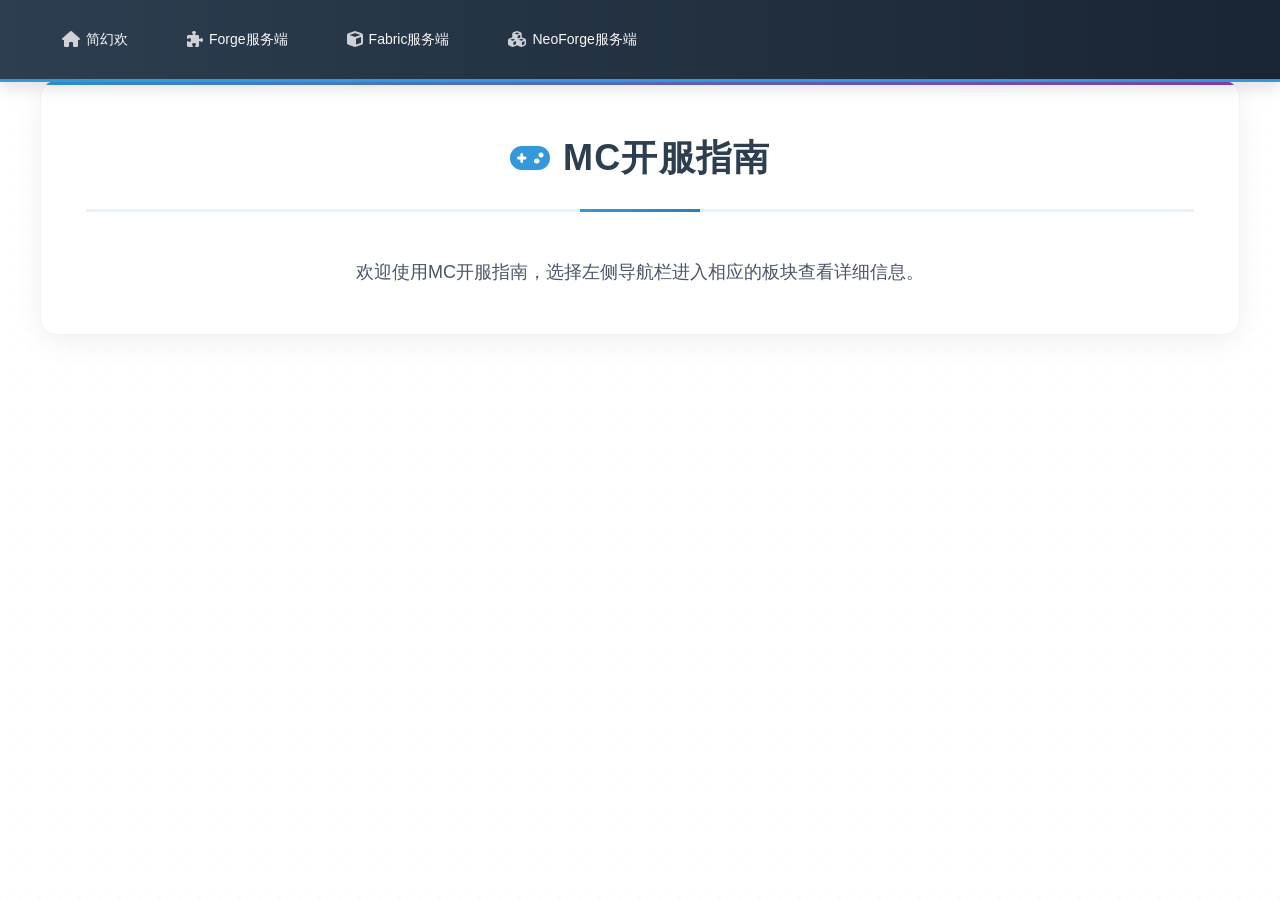
<file: index.html>
<!DOCTYPE html>
<html lang="zh-CN">
<head>
    <meta charset="UTF-8">
    <meta name="viewport" content="width=device-width, initial-scale=1.0">
    <title>MC开服</title>
    <link rel="icon" href="https://cloudflare-imgbed.sooday.dpdns.org/file/%E5%9B%BE%E5%BA%93/%E5%9B%BE%E6%A0%87/WUjF1yC7.webp" type="image/webp">
    <link rel="stylesheet" href="https://cdnjs.cloudflare.com/ajax/libs/font-awesome/6.4.0/css/all.min.css">
    <link rel="stylesheet" href="styles.css">
</head>
<body>
    <!-- 全局导航栏 -->
    <div class="global-nav" id="globalNav">
        <div class="global-nav-container">
            <a href="module1.html" class="global-nav-btn">
                <i class="fas fa-home"></i>简幻欢
            </a>
            <a href="module2.html" class="global-nav-btn">
                <i class="fas fa-puzzle-piece"></i>Forge服务端
            </a>
            <a href="module3.html" class="global-nav-btn">
                <i class="fas fa-cube"></i>Fabric服务端
            </a>
            <a href="module4.html" class="global-nav-btn">
                <i class="fas fa-cubes"></i>NeoForge服务端
            </a>
        </div>
    </div>

    <!-- 模块容器 -->
    <div class="module-container">
        <h1><i class="fas fa-gamepad"></i>MC开服指南</h1>
        <p style="text-align: center; font-size: 18px; color: #4a5568; margin-top: 20px;">
            欢迎使用MC开服指南，选择左侧导航栏进入相应的板块查看详细信息。
        </p>
    </div>

    <!-- 回到顶部按钮 -->
    <button class="back-to-top" id="backToTop">
        <i class="fas fa-arrow-up"></i>
    </button>

    <script src="scripts.js"></script>
</body>
</html>
</file>
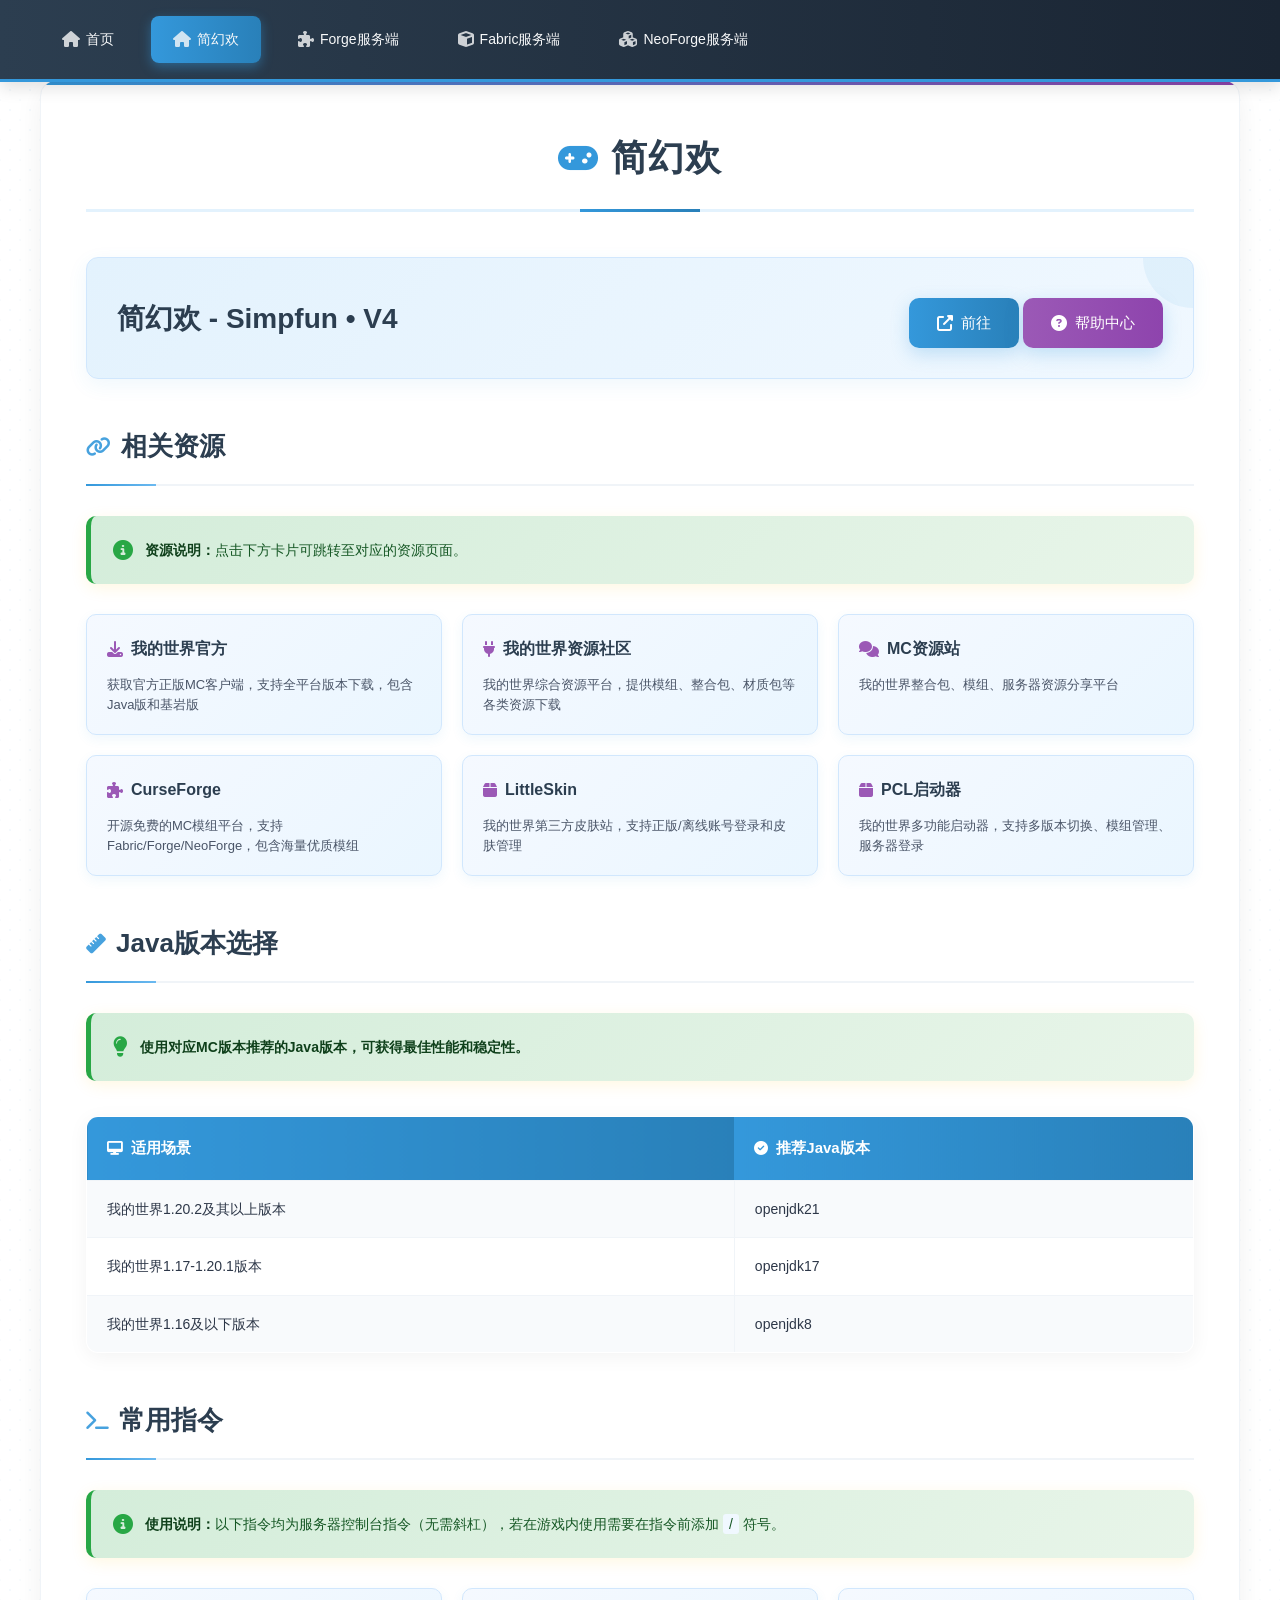
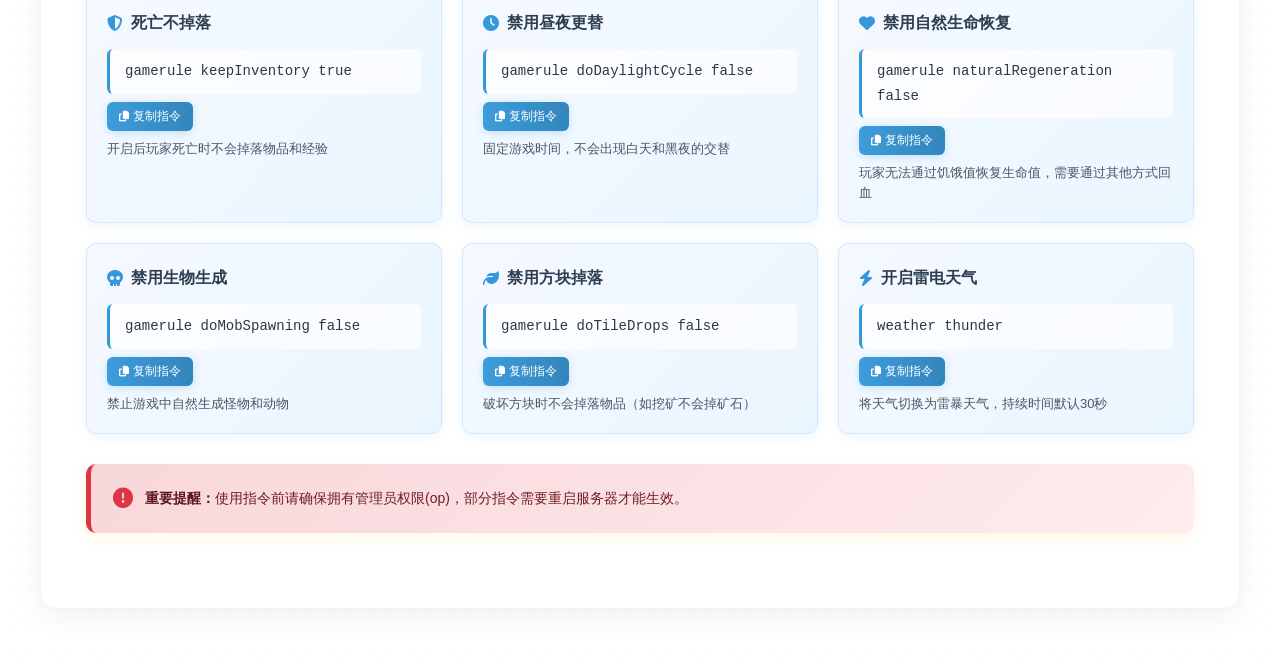
<file: module1.html>
<!DOCTYPE html>
<html lang="zh-CN">
<head>
    <meta charset="UTF-8">
    <meta name="viewport" content="width=device-width, initial-scale=1.0">
    <title>简幻欢 - MC开服</title>
    <link rel="icon" href="https://cloudflare-imgbed.sooday.dpdns.org/file/%E5%9B%BE%E5%BA%93/%E5%9B%BE%E6%A0%87/WUjF1yC7.webp" type="image/webp">
    <link rel="stylesheet" href="https://cdnjs.cloudflare.com/ajax/libs/font-awesome/6.4.0/css/all.min.css">
    <link rel="stylesheet" href="styles.css">
</head>
<body>
    <!-- 全局导航栏 -->
    <div class="global-nav" id="globalNav">
        <div class="global-nav-container">
            <a href="index.html" class="global-nav-btn">
                <i class="fas fa-home"></i>首页
            </a>
            <a href="module1.html" class="global-nav-btn active">
                <i class="fas fa-home"></i>简幻欢
            </a>
            <a href="module2.html" class="global-nav-btn">
                <i class="fas fa-puzzle-piece"></i>Forge服务端
            </a>
            <a href="module3.html" class="global-nav-btn">
                <i class="fas fa-cube"></i>Fabric服务端
            </a>
            <a href="module4.html" class="global-nav-btn">
                <i class="fas fa-cubes"></i>NeoForge服务端
            </a>
        </div>
    </div>

    <!-- 模块1：简幻欢 -->
    <div class="module-container" id="module1">
        <div id="module1-top"></div>
        <h1><i class="fas fa-gamepad"></i>简幻欢</h1>
        
        <div class="server-info" id="server-info">
            <div class="server-info-header">
                <h2>简幻欢 - Simpfun • V4</h2>
                <div>
                    <a href="https://simpfun.cn/auth?type=register&code=301013138" target="_blank" rel="noopener noreferrer" class="link-btn">
                        <i class="fas fa-external-link-alt"></i>前往
                    </a>
                    <a href="https://simpfun.cn" target="_blank" rel="noopener noreferrer" class="link-btn secondary" style="margin-top: 10px;">
                        <i class="fas fa-question-circle"></i>帮助中心
                    </a>
                </div>
            </div>
        </div>

        <!-- 相关资源 -->
        <h2 id="related-resources"><i class="fas fa-link"></i>相关资源</h2>
        <div class="note success">
            <i class="fas fa-info-circle"></i>
            <div>
                <strong>资源说明：</strong>点击下方卡片可跳转至对应的资源页面。
            </div>
        </div>
        <div class="commands-grid">
            <a href="https://www.minecraft.net/zh-hans/download" target="_blank" rel="noopener noreferrer" class="resource-card">
                <h3><i class="fas fa-download"></i>我的世界官方</h3>
                <div class="resource-desc">获取官方正版MC客户端，支持全平台版本下载，包含Java版和基岩版</div>
            </a>
            
            <a href="https://www.xyebbs.com/" target="_blank" rel="noopener noreferrer" class="resource-card">
                <h3><i class="fas fa-plug"></i>我的世界资源社区</h3>
                <div class="resource-desc">我的世界综合资源平台，提供模组、整合包、材质包等各类资源下载</div>
            </a>
            
            <a href="https://www.getmc.cc" target="_blank" rel="noopener noreferrer" class="resource-card">
                <h3><i class="fas fa-comments"></i>MC资源站</h3>
                <div class="resource-desc">我的世界整合包、模组、服务器资源分享平台</div>
            </a>
            
            <a href="https://www.curseforge.com/" target="_blank" rel="noopener noreferrer" class="resource-card">
                <h3><i class="fas fa-puzzle-piece"></i>CurseForge</h3>
                <div class="resource-desc">开源免费的MC模组平台，支持Fabric/Forge/NeoForge，包含海量优质模组</div>
            </a>
            
            <a href="https://littleskin.cn/" target="_blank" rel="noopener noreferrer" class="resource-card">
                <h3><i class="fas fa-box"></i>LittleSkin</h3>
                <div class="resource-desc">我的世界第三方皮肤站，支持正版/离线账号登录和皮肤管理</div>
            </a>

            <a href="https://afdian.com/a/LTCat" target="_blank" rel="noopener noreferrer" class="resource-card">
                <h3><i class="fas fa-box"></i>PCL启动器</h3>
                <div class="resource-desc">我的世界多功能启动器，支持多版本切换、模组管理、服务器登录</div>
            </a>
        </div>

        <h2 id="java-rule"><i class="fas fa-ruler"></i>Java版本选择</h2>
        <div class="note success">
            <i class="fas fa-lightbulb"></i>
            <div>
                <strong>使用对应MC版本推荐的Java版本，可获得最佳性能和稳定性。</strong>
            </div>
        </div>
        <table>
            <tr>
                <th><i class="fas fa-desktop"></i>适用场景</th>
                <th><i class="fas fa-check-circle"></i>推荐Java版本</th>
            </tr>
            <tr>
                <td>我的世界1.20.2及其以上版本</td>
                <td>openjdk21</td>
            </tr>
            <tr>
                <td>我的世界1.17-1.20.1版本</td>
                <td>openjdk17</td>
            </tr>
            <tr>
                <td>我的世界1.16及以下版本</td>
                <td>openjdk8</td>
            </tr>
        </table>

        <h2 id="common-cmd"><i class="fas fa-terminal"></i>常用指令</h2>
        <div class="note success">
            <i class="fas fa-info-circle"></i>
            <div>
                <strong>使用说明：</strong>以下指令均为服务器控制台指令（无需斜杠），若在游戏内使用需要在指令前添加 <code style="background: #f0f8ff; padding: 2px 6px; border-radius: 3px;">/</code> 符号。
            </div>
        </div>
        
        <!-- 美化后的常用指令展示 -->
        <div class="commands-grid">
            <div class="command-card">
                <h3><i class="fas fa-shield-alt"></i>死亡不掉落</h3>
                <div class="cmd-code">gamerule keepInventory true</div>
                <button class="cmd-copy-btn" data-command="gamerule keepInventory true">
                    <i class="fas fa-copy"></i>复制指令
                </button>
                <div class="cmd-desc">开启后玩家死亡时不会掉落物品和经验</div>
            </div>
            
            <div class="command-card">
                <h3><i class="fas fa-clock"></i>禁用昼夜更替</h3>
                <div class="cmd-code">gamerule doDaylightCycle false</div>
                <button class="cmd-copy-btn" data-command="gamerule doDaylightCycle false">
                    <i class="fas fa-copy"></i>复制指令
                </button>
                <div class="cmd-desc">固定游戏时间，不会出现白天和黑夜的交替</div>
            </div>
            
            <div class="command-card">
                <h3><i class="fas fa-heart"></i>禁用自然生命恢复</h3>
                <div class="cmd-code">gamerule naturalRegeneration false</div>
                <button class="cmd-copy-btn" data-command="gamerule naturalRegeneration false">
                    <i class="fas fa-copy"></i>复制指令
                </button>
                <div class="cmd-desc">玩家无法通过饥饿值恢复生命值，需要通过其他方式回血</div>
            </div>
            
            <div class="command-card">
                <h3><i class="fas fa-skull"></i>禁用生物生成</h3>
                <div class="cmd-code">gamerule doMobSpawning false</div>
                <button class="cmd-copy-btn" data-command="gamerule doMobSpawning false">
                    <i class="fas fa-copy"></i>复制指令
                </button>
                <div class="cmd-desc">禁止游戏中自然生成怪物和动物</div>
            </div>
            
            <div class="command-card">
                <h3><i class="fas fa-leaf"></i>禁用方块掉落</h3>
                <div class="cmd-code">gamerule doTileDrops false</div>
                <button class="cmd-copy-btn" data-command="gamerule doTileDrops false">
                    <i class="fas fa-copy"></i>复制指令
                </button>
                <div class="cmd-desc">破坏方块时不会掉落物品（如挖矿不会掉矿石）</div>
            </div>
            
            <div class="command-card">
                <h3><i class="fas fa-bolt"></i>开启雷电天气</h3>
                <div class="cmd-code">weather thunder</div>
                <button class="cmd-copy-btn" data-command="weather thunder">
                    <i class="fas fa-copy"></i>复制指令
                </button>
                <div class="cmd-desc">将天气切换为雷暴天气，持续时间默认30秒</div>
            </div>
        </div>
        
        <div class="note danger">
            <i class="fas fa-exclamation-circle"></i>
            <div>
                <strong>重要提醒：</strong>使用指令前请确保拥有管理员权限(op)，部分指令需要重启服务器才能生效。
            </div>
        </div>
    </div>

    <!-- 回到顶部按钮 -->
    <button class="back-to-top" id="backToTop">
        <i class="fas fa-arrow-up"></i>
    </button>

    <!-- 复制提示框 -->
    <div class="copy-toast" id="copyToast">
        <i class="fas fa-check"></i> 复制成功！
    </div>

    <script src="scripts.js"></script>
</body>
</html>
</file>
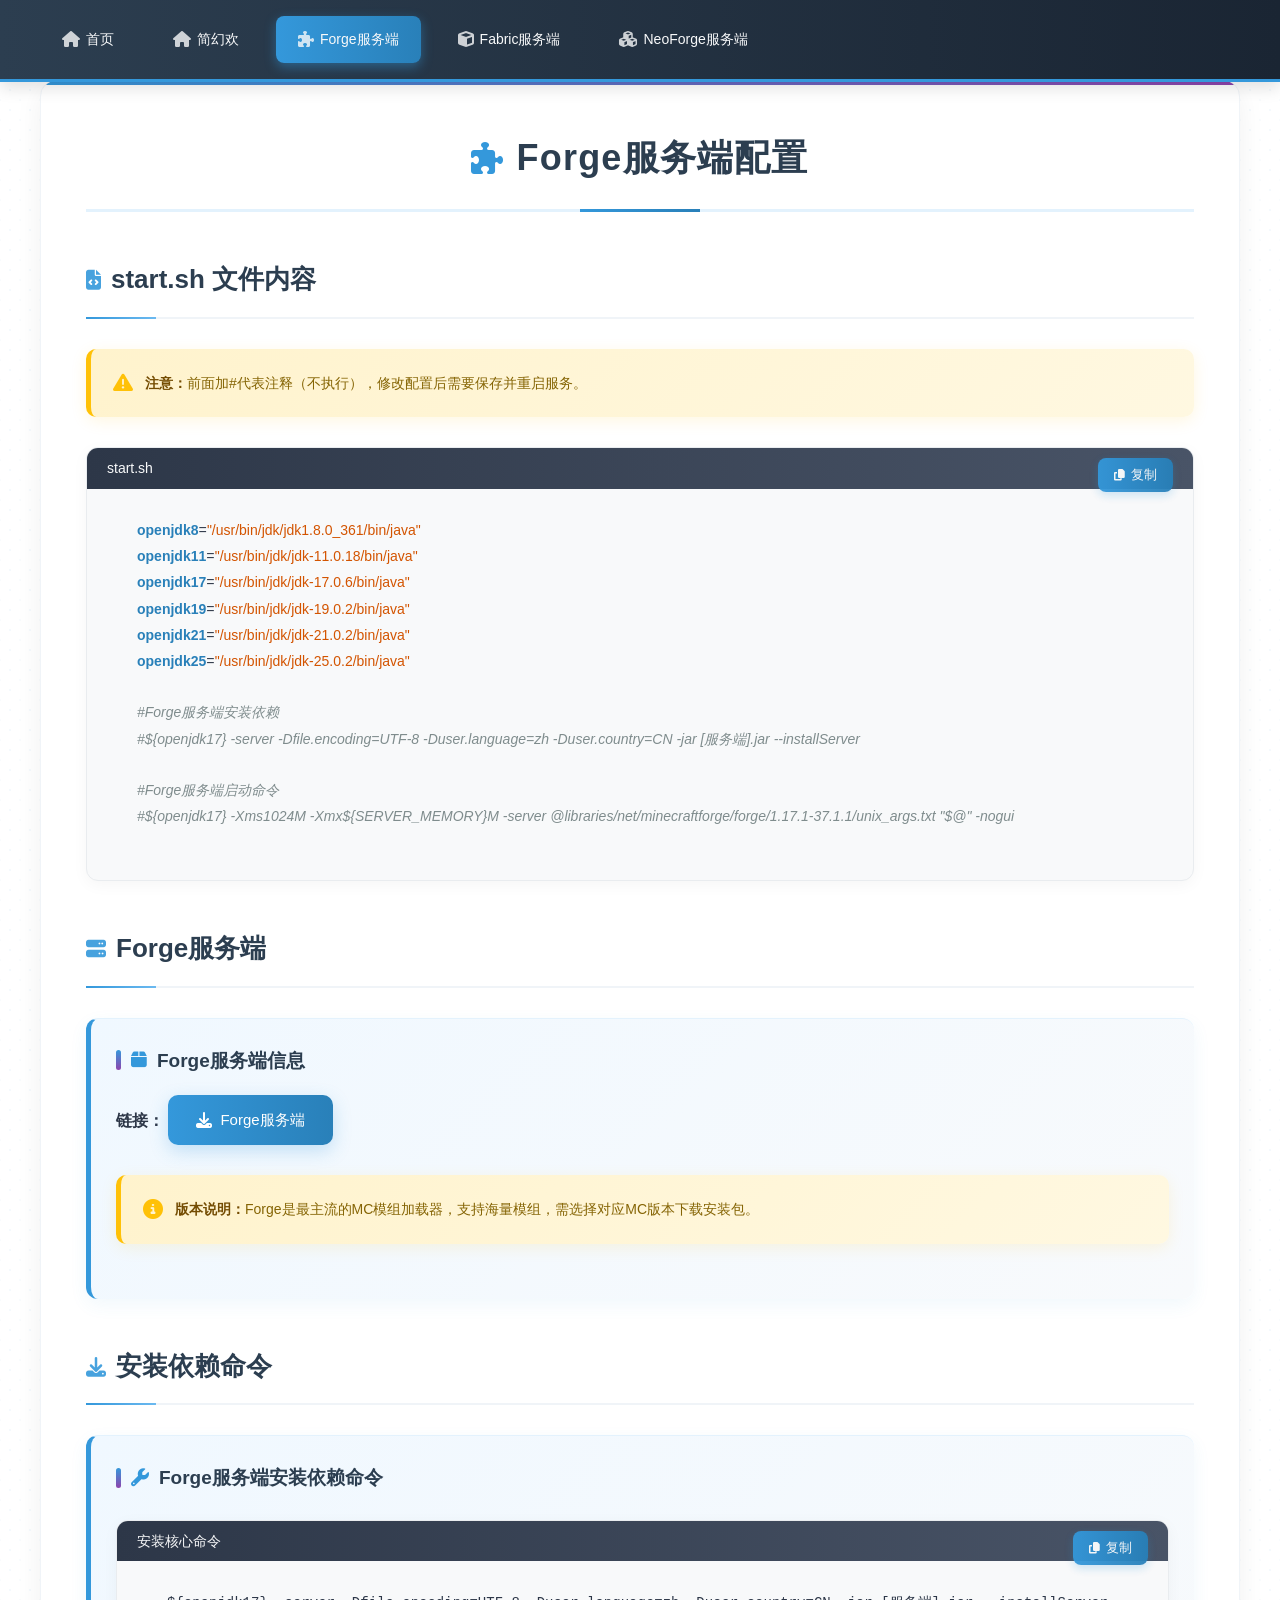
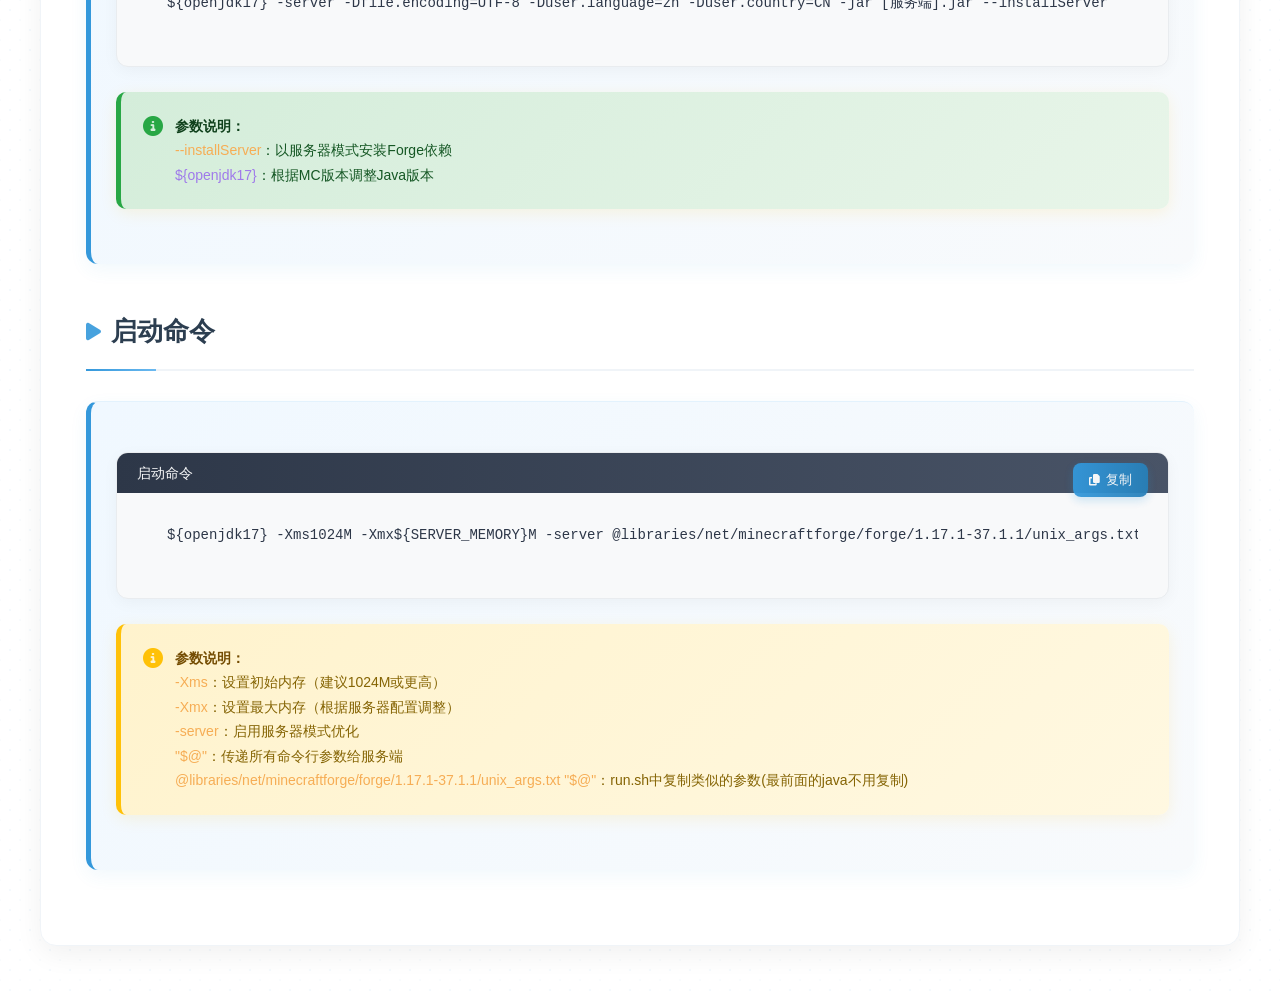
<file: module2.html>
<!DOCTYPE html>
<html lang="zh-CN">
<head>
    <meta charset="UTF-8">
    <meta name="viewport" content="width=device-width, initial-scale=1.0">
    <title>Forge服务端 - MC开服</title>
    <link rel="icon" href="https://cloudflare-imgbed.sooday.dpdns.org/file/%E5%9B%BE%E5%BA%93/%E5%9B%BE%E6%A0%87/WUjF1yC7.webp" type="image/webp">
    <link rel="stylesheet" href="https://cdnjs.cloudflare.com/ajax/libs/font-awesome/6.4.0/css/all.min.css">
    <link rel="stylesheet" href="styles.css">
</head>
<body>
    <!-- 全局导航栏 -->
    <div class="global-nav" id="globalNav">
        <div class="global-nav-container">
            <a href="index.html" class="global-nav-btn">
                <i class="fas fa-home"></i>首页
            </a>
            <a href="module1.html" class="global-nav-btn">
                <i class="fas fa-home"></i>简幻欢
            </a>
            <a href="module2.html" class="global-nav-btn active">
                <i class="fas fa-puzzle-piece"></i>Forge服务端
            </a>
            <a href="module3.html" class="global-nav-btn">
                <i class="fas fa-cube"></i>Fabric服务端
            </a>
            <a href="module4.html" class="global-nav-btn">
                <i class="fas fa-cubes"></i>NeoForge服务端
            </a>
        </div>
    </div>

    <!-- 模块3：Forge服务端 -->
    <div class="module-container" id="module2">
        <div id="module2-top"></div>
        <h1><i class="fas fa-puzzle-piece"></i>Forge服务端配置</h1>

        <h2 id="start-sh2"><i class="fas fa-file-code"></i>start.sh 文件内容</h2>
        <div class="note">
            <i class="fas fa-exclamation-triangle"></i>
            <div>
                <strong>注意：</strong>前面加#代表注释（不执行），修改配置后需要保存并重启服务。
            </div>
        </div>
        <div class="code-display start-sh">
            <button class="copy-btn"><i class="fas fa-copy"></i>复制</button>
            <pre>
<span class="sh-variable">openjdk8</span>=<span class="sh-value">"/usr/bin/jdk/jdk1.8.0_361/bin/java"</span>
<span class="sh-variable">openjdk11</span>=<span class="sh-value">"/usr/bin/jdk/jdk-11.0.18/bin/java"</span>
<span class="sh-variable">openjdk17</span>=<span class="sh-value">"/usr/bin/jdk/jdk-17.0.6/bin/java"</span>
<span class="sh-variable">openjdk19</span>=<span class="sh-value">"/usr/bin/jdk/jdk-19.0.2/bin/java"</span>
<span class="sh-variable">openjdk21</span>=<span class="sh-value">"/usr/bin/jdk/jdk-21.0.2/bin/java"</span>
<span class="sh-variable">openjdk25</span>=<span class="sh-value">"/usr/bin/jdk/jdk-25.0.2/bin/java"</span> 

<span class="sh-comment">#Forge服务端安装依赖 </span>
<span class="sh-comment">#${openjdk17} -server -Dfile.encoding=UTF-8 -Duser.language=zh -Duser.country=CN -jar [服务端].jar --installServer</span>

<span class="sh-comment">#Forge服务端启动命令</span>
<span class="sh-comment">#${openjdk17} -Xms1024M -Xmx${SERVER_MEMORY}M -server @libraries/net/minecraftforge/forge/1.17.1-37.1.1/unix_args.txt "$@" -nogui</span></pre>
        </div>

        <h2 id="forge-server"><i class="fas fa-server"></i>Forge服务端</h2>
        <div class="module">
            <div class="module-title"><i class="fas fa-box"></i>Forge服务端信息</div>
            <div style="margin-bottom: 18px;">
                <strong>链接：</strong>
                <a href="https://files.minecraftforge.net/net/minecraftforge/forge/" target="_blank" rel="noopener noreferrer" class="link-btn">
                    <i class="fas fa-download"></i>Forge服务端
                </a>
            </div>
            <div class="note">
                <i class="fas fa-info-circle"></i>
                <div>
                    <strong>版本说明：</strong>Forge是最主流的MC模组加载器，支持海量模组，需选择对应MC版本下载安装包。
                </div>
            </div>
        </div>

        <!-- Forge安装依赖命令 -->
        <h2 id="install-core2"><i class="fas fa-download"></i>安装依赖命令</h2>
        <div class="module">
            <div class="module-title"><i class="fas fa-wrench"></i>Forge服务端安装依赖命令</div>
            <div class="code-display install-core">
                <button class="copy-btn"><i class="fas fa-copy"></i>复制</button>
                <pre>${openjdk17} -server -Dfile.encoding=UTF-8 -Duser.language=zh -Duser.country=CN -jar [服务端].jar --installServer</pre>
            </div>
            <div class="note success" style="margin-top: 15px;">
                <i class="fas fa-info-circle"></i>
                <div>
                    <strong>参数说明：</strong><br>
                    <span class="cmd-params">--installServer</span>：以服务器模式安装Forge依赖<br>
                    <span class="cmd-variable">${openjdk17}</span>：根据MC版本调整Java版本
                </div>
            </div>
        </div>

        <h2 id="common-server-cmd2"><i class="fas fa-play"></i>启动命令</h2>
        <div class="module">
            <div class="code-display start-command">
                <button class="copy-btn"><i class="fas fa-copy"></i>复制</button>
                <pre>${openjdk17} -Xms1024M -Xmx${SERVER_MEMORY}M -server @libraries/net/minecraftforge/forge/1.17.1-37.1.1/unix_args.txt "$@" -nogui</pre>
            </div>
            <div class="note" style="margin-top: 15px;">
                <i class="fas fa-info-circle"></i>
                <div>
                     <strong>参数说明：</strong><br>
                    <span class="cmd-params">-Xms</span>：设置初始内存（建议1024M或更高）<br>
                    <span class="cmd-params">-Xmx</span>：设置最大内存（根据服务器配置调整）<br>
                    <span class="cmd-params">-server</span>：启用服务器模式优化<br>
                    <span class="cmd-params">"$@"</span>：传递所有命令行参数给服务端<br>
                    <span class="cmd-params">@libraries/net/minecraftforge/forge/1.17.1-37.1.1/unix_args.txt "$@"</span>：run.sh中复制类似的参数(最前面的java不用复制)
                </div>
            </div>
        </div>
    </div>

    <!-- 回到顶部按钮 -->
    <button class="back-to-top" id="backToTop">
        <i class="fas fa-arrow-up"></i>
    </button>

    <!-- 复制提示框 -->
    <div class="copy-toast" id="copyToast">
        <i class="fas fa-check"></i> 复制成功！
    </div>

    <script src="scripts.js"></script>
</body>
</html>
</file>
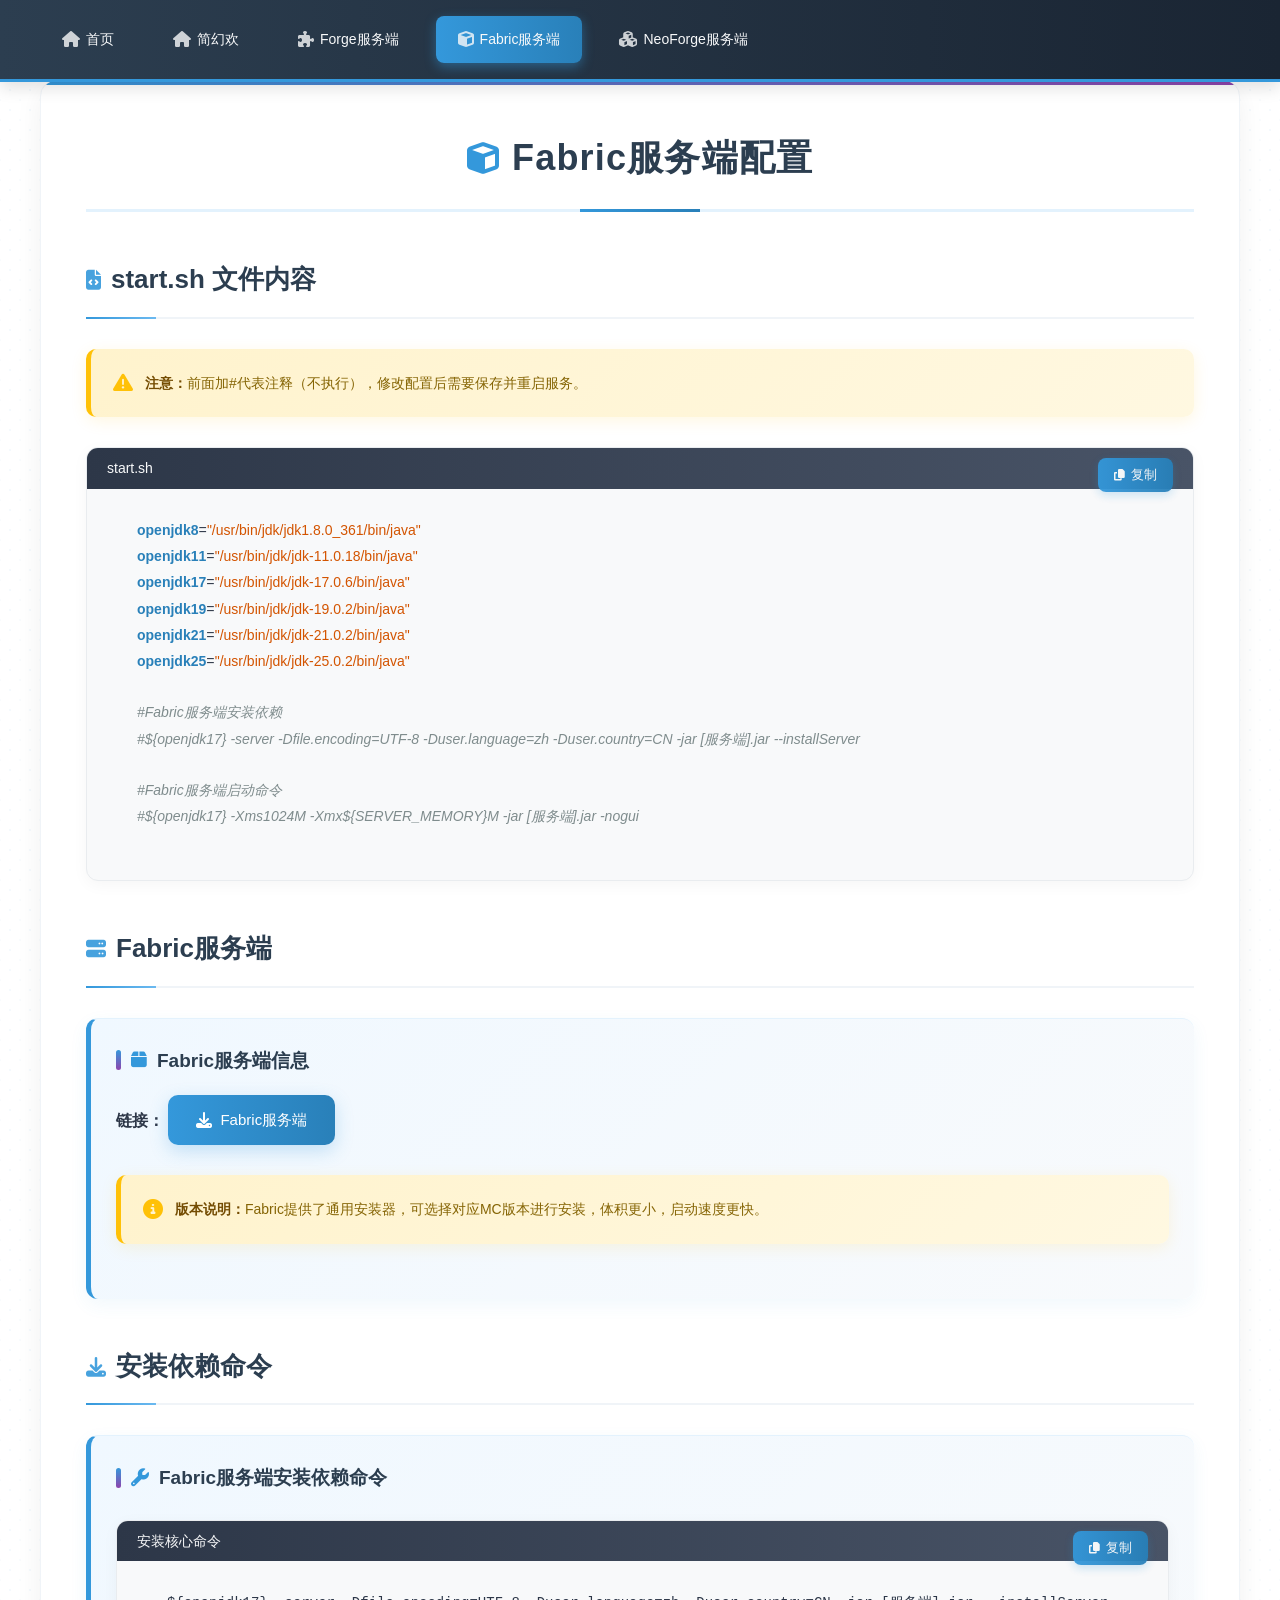
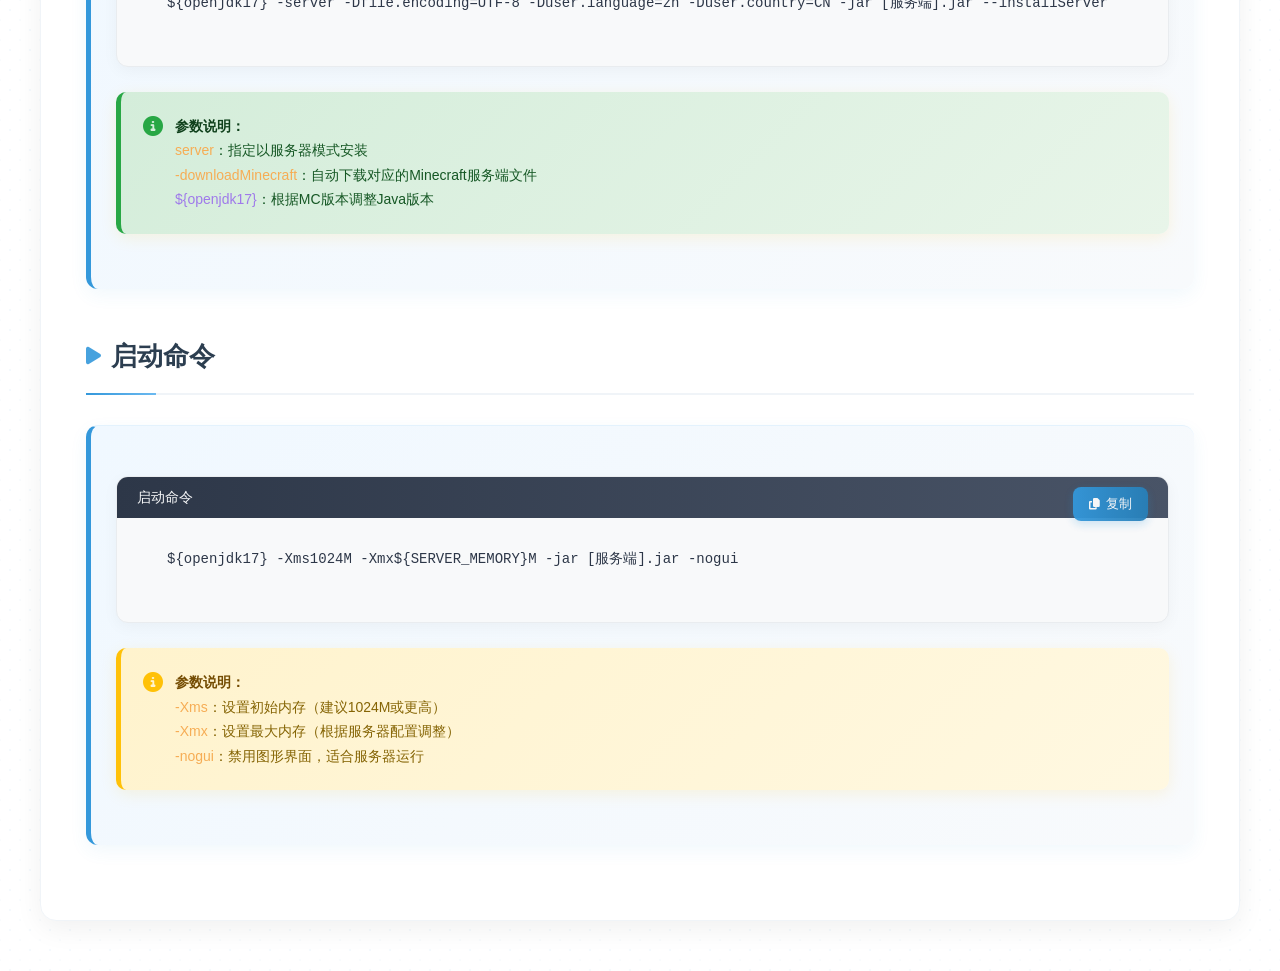
<file: module3.html>
<!DOCTYPE html>
<html lang="zh-CN">
<head>
    <meta charset="UTF-8">
    <meta name="viewport" content="width=device-width, initial-scale=1.0">
    <title>Fabric服务端 - MC开服</title>
    <link rel="icon" href="https://cloudflare-imgbed.sooday.dpdns.org/file/%E5%9B%BE%E5%BA%93/%E5%9B%BE%E6%A0%87/WUjF1yC7.webp" type="image/webp">
    <link rel="stylesheet" href="https://cdnjs.cloudflare.com/ajax/libs/font-awesome/6.4.0/css/all.min.css">
    <link rel="stylesheet" href="styles.css">
</head>
<body>
    <!-- 全局导航栏 -->
    <div class="global-nav" id="globalNav">
        <div class="global-nav-container">
            <a href="index.html" class="global-nav-btn">
                <i class="fas fa-home"></i>首页
            </a>
            <a href="module1.html" class="global-nav-btn">
                <i class="fas fa-home"></i>简幻欢
            </a>
            <a href="module2.html" class="global-nav-btn">
                <i class="fas fa-puzzle-piece"></i>Forge服务端
            </a>
            <a href="module3.html" class="global-nav-btn active">
                <i class="fas fa-cube"></i>Fabric服务端
            </a>
            <a href="module4.html" class="global-nav-btn">
                <i class="fas fa-cubes"></i>NeoForge服务端
            </a>
        </div>
    </div>

    <!-- 模块3：Fabric服务端 -->
    <div class="module-container" id="module3">
        <div id="module3-top"></div>
        <h1><i class="fas fa-cube"></i>Fabric服务端配置</h1>

        <h2 id="start-sh3"><i class="fas fa-file-code"></i>start.sh 文件内容</h2>
        <div class="note">
            <i class="fas fa-exclamation-triangle"></i>
            <div>
                <strong>注意：</strong>前面加#代表注释（不执行），修改配置后需要保存并重启服务。
            </div>
        </div>
        <div class="code-display start-sh">
            <button class="copy-btn"><i class="fas fa-copy"></i>复制</button>
            <pre>
<span class="sh-variable">openjdk8</span>=<span class="sh-value">"/usr/bin/jdk/jdk1.8.0_361/bin/java"</span>
<span class="sh-variable">openjdk11</span>=<span class="sh-value">"/usr/bin/jdk/jdk-11.0.18/bin/java"</span>
<span class="sh-variable">openjdk17</span>=<span class="sh-value">"/usr/bin/jdk/jdk-17.0.6/bin/java"</span>
<span class="sh-variable">openjdk19</span>=<span class="sh-value">"/usr/bin/jdk/jdk-19.0.2/bin/java"</span>
<span class="sh-variable">openjdk21</span>=<span class="sh-value">"/usr/bin/jdk/jdk-21.0.2/bin/java"</span>
<span class="sh-variable">openjdk25</span>=<span class="sh-value">"/usr/bin/jdk/jdk-25.0.2/bin/java"</span>               

<span class="sh-comment">#Fabric服务端安装依赖 </span>
<span class="sh-comment">#${openjdk17} -server -Dfile.encoding=UTF-8 -Duser.language=zh -Duser.country=CN -jar [服务端].jar --installServer</span>

<span class="sh-comment">#Fabric服务端启动命令</span>
<span class="sh-comment">#${openjdk17} -Xms1024M -Xmx${SERVER_MEMORY}M -jar [服务端].jar -nogui</span></pre>
        </div>

        <h2 id="fabric-server"><i class="fas fa-server"></i>Fabric服务端</h2>
        <div class="module">
            <div class="module-title"><i class="fas fa-box"></i>Fabric服务端信息</div>
            <div style="margin-bottom: 18px;">
                <strong>链接：</strong>
                <a href="https://fabricmc.net/use/installer/" target="_blank" rel="noopener noreferrer" class="link-btn">
                    <i class="fas fa-download"></i>Fabric服务端
                </a>
            </div>
            <div class="note">
                <i class="fas fa-info-circle"></i>
                <div>
                    <strong>版本说明：</strong>Fabric提供了通用安装器，可选择对应MC版本进行安装，体积更小，启动速度更快。
                </div>
            </div>
        </div>

        <!-- Fabric安装依赖命令 -->
        <h2 id="install-core3"><i class="fas fa-download"></i>安装依赖命令</h2>
        <div class="module">
            <div class="module-title"><i class="fas fa-wrench"></i>Fabric服务端安装依赖命令</div>
            <div class="code-display install-core">
                <button class="copy-btn"><i class="fas fa-copy"></i>复制</button>
                <pre>${openjdk17} -server -Dfile.encoding=UTF-8 -Duser.language=zh -Duser.country=CN -jar [服务端].jar --installServer</pre>
            </div>
            <div class="note success" style="margin-top: 15px;">
                <i class="fas fa-info-circle"></i>
                <div>
                    <strong>参数说明：</strong><br>
                    <span class="cmd-params">server</span>：指定以服务器模式安装<br>
                    <span class="cmd-params">-downloadMinecraft</span>：自动下载对应的Minecraft服务端文件<br>
                    <span class="cmd-variable">${openjdk17}</span>：根据MC版本调整Java版本
                </div>
            </div>
        </div>

        <h2 id="common-server-cmd3"><i class="fas fa-play"></i>启动命令</h2>
        <div class="module">
            <div class="code-display start-command">
                <button class="copy-btn"><i class="fas fa-copy"></i>复制</button>
                <pre>${openjdk17} -Xms1024M -Xmx${SERVER_MEMORY}M -jar [服务端].jar -nogui</pre>
            </div>
            <div class="note" style="margin-top: 15px;">
                <i class="fas fa-info-circle"></i>
                <div>
                    <strong>参数说明：</strong><br>
                    <span class="cmd-params">-Xms</span>：设置初始内存（建议1024M或更高）<br>
                    <span class="cmd-params">-Xmx</span>：设置最大内存（根据服务器配置调整）<br>
                    <span class="cmd-params">-nogui</span>：禁用图形界面，适合服务器运行
                </div>
            </div>
        </div>
    </div>

    <!-- 回到顶部按钮 -->
    <button class="back-to-top" id="backToTop">
        <i class="fas fa-arrow-up"></i>
    </button>

    <!-- 复制提示框 -->
    <div class="copy-toast" id="copyToast">
        <i class="fas fa-check"></i> 复制成功！
    </div>

    <script src="scripts.js"></script>
</body>
</html>
</file>
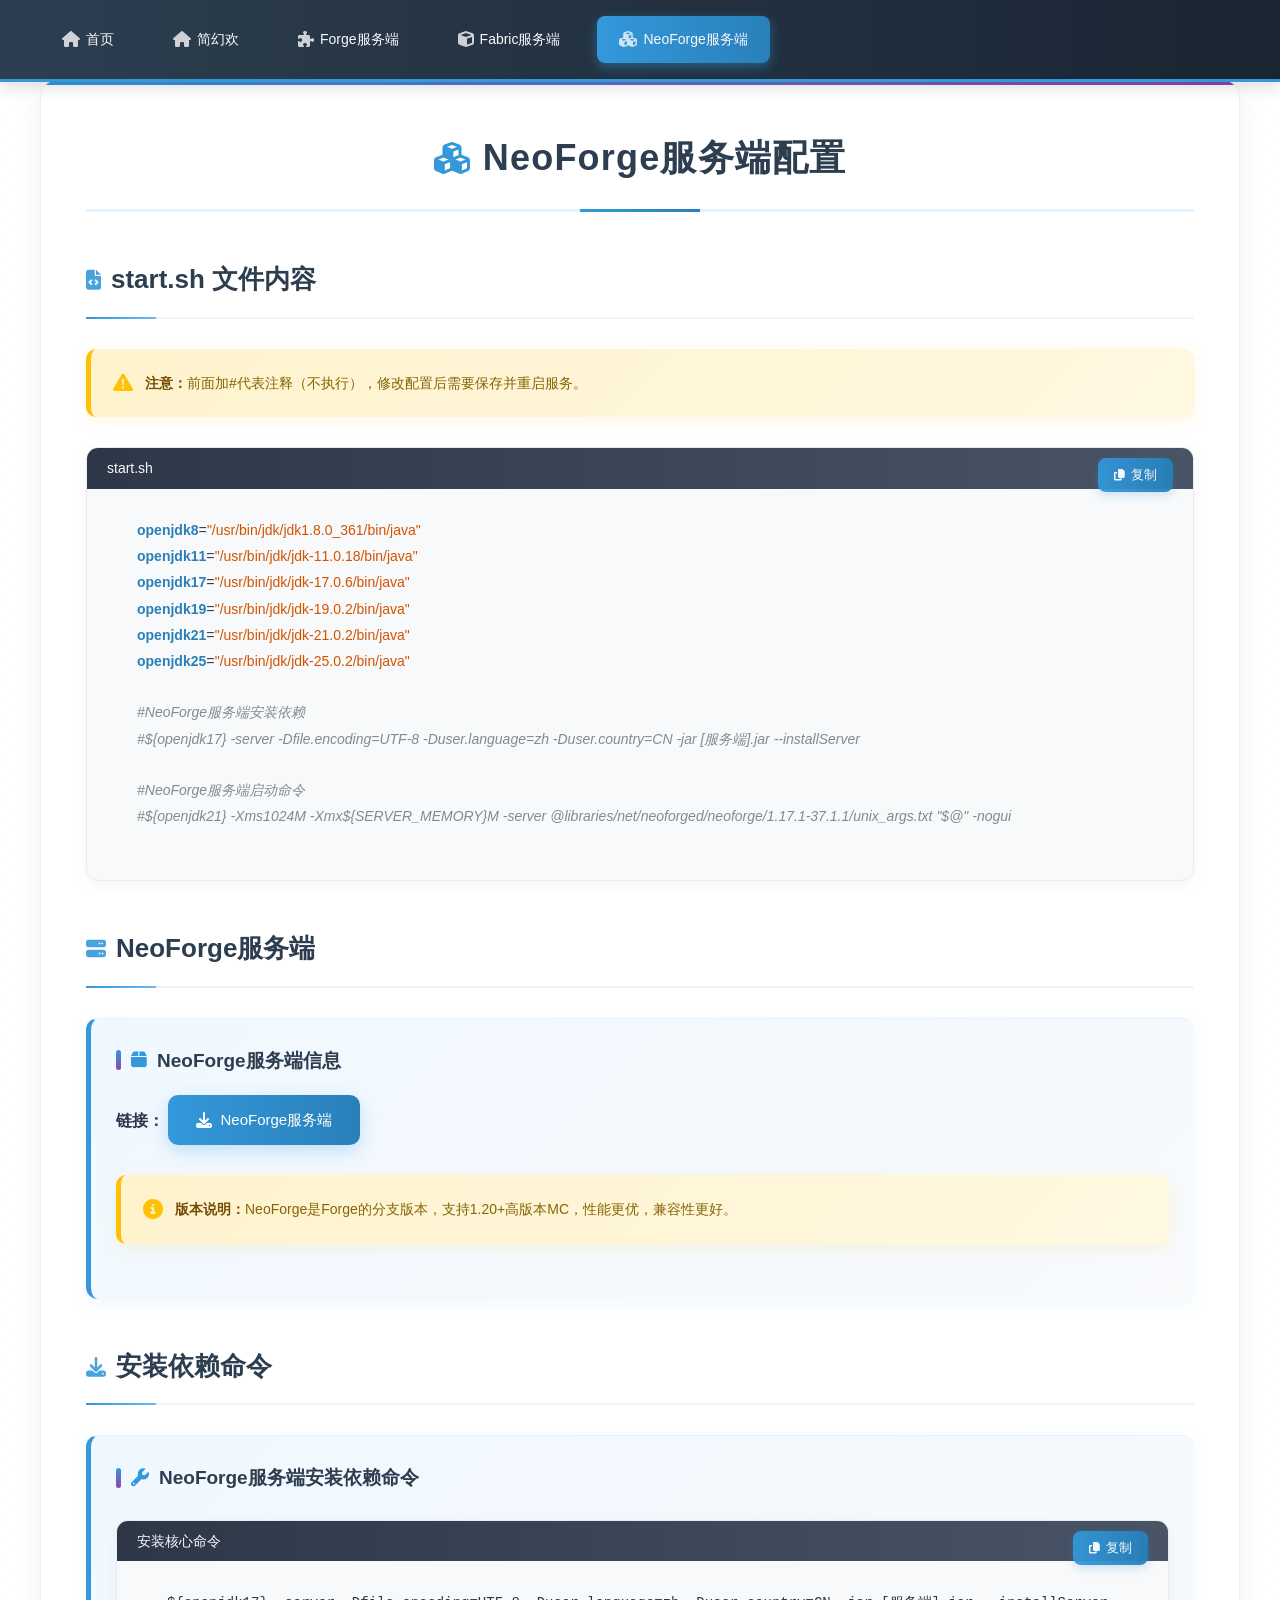
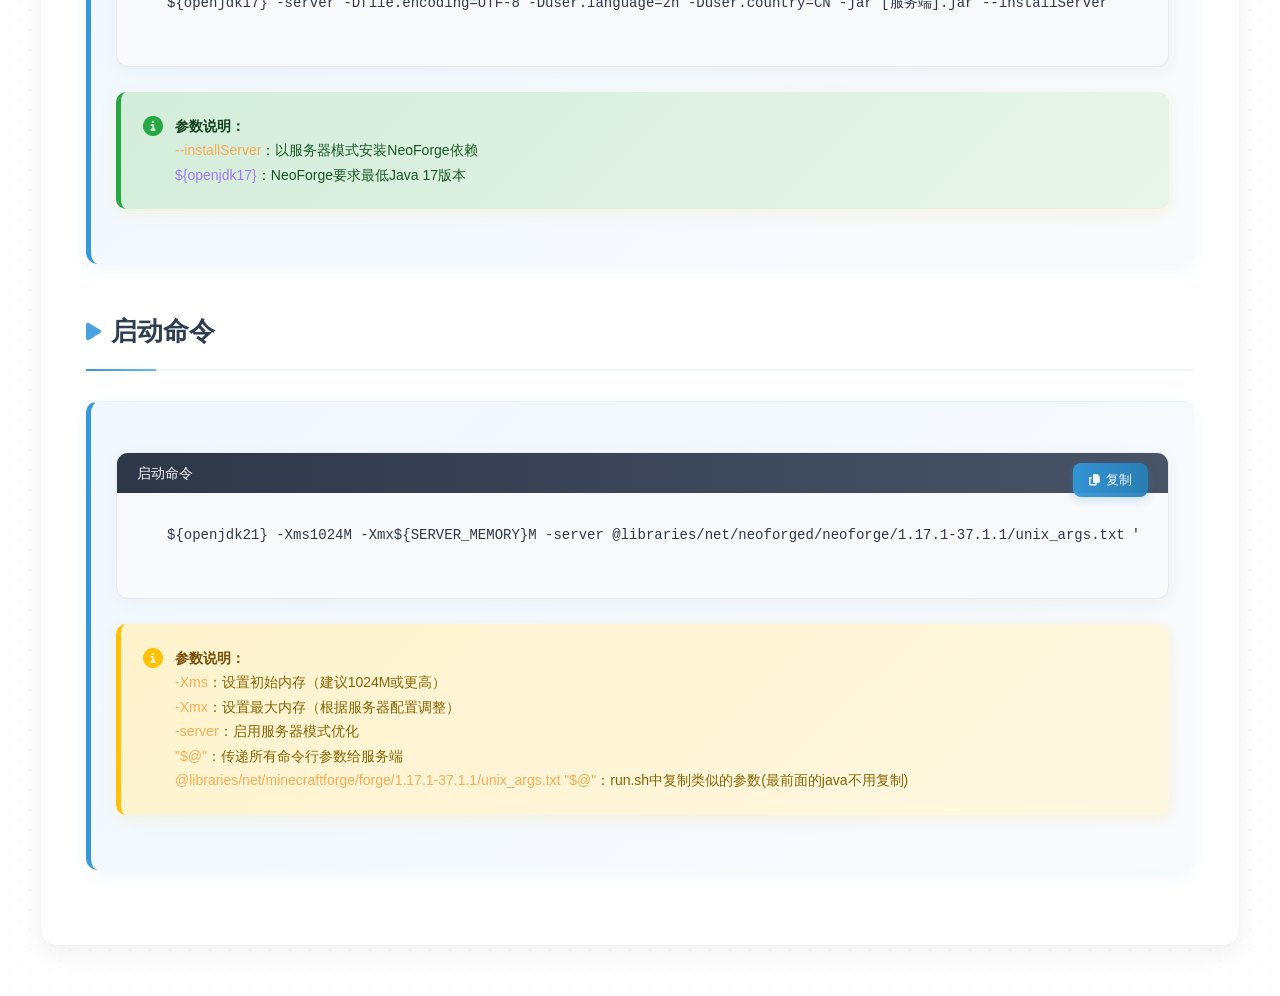
<file: module4.html>
<!DOCTYPE html>
<html lang="zh-CN">
<head>
    <meta charset="UTF-8">
    <meta name="viewport" content="width=device-width, initial-scale=1.0">
    <title>NeoForge服务端 - MC开服</title>
    <link rel="icon" href="https://cloudflare-imgbed.sooday.dpdns.org/file/%E5%9B%BE%E5%BA%93/%E5%9B%BE%E6%A0%87/WUjF1yC7.webp" type="image/webp">
    <link rel="stylesheet" href="https://cdnjs.cloudflare.com/ajax/libs/font-awesome/6.4.0/css/all.min.css">
    <link rel="stylesheet" href="styles.css">
</head>
<body>
    <!-- 全局导航栏 -->
    <div class="global-nav" id="globalNav">
        <div class="global-nav-container">
            <a href="index.html" class="global-nav-btn">
                <i class="fas fa-home"></i>首页
            </a>
            <a href="module1.html" class="global-nav-btn">
                <i class="fas fa-home"></i>简幻欢
            </a>
            <a href="module2.html" class="global-nav-btn">
                <i class="fas fa-puzzle-piece"></i>Forge服务端
            </a>
            <a href="module3.html" class="global-nav-btn">
                <i class="fas fa-cube"></i>Fabric服务端
            </a>
            <a href="module4.html" class="global-nav-btn active">
                <i class="fas fa-cubes"></i>NeoForge服务端
            </a>
        </div>
    </div>

    <!-- 模块4：NeoForge服务端 -->
    <div class="module-container" id="module4">
        <div id="module4-top"></div>
        <h1><i class="fas fa-cubes"></i>NeoForge服务端配置</h1>

        <h2 id="start-sh4"><i class="fas fa-file-code"></i>start.sh 文件内容</h2>
        <div class="note">
            <i class="fas fa-exclamation-triangle"></i>
            <div>
                <strong>注意：</strong>前面加#代表注释（不执行），修改配置后需要保存并重启服务。
            </div>
        </div>
        <div class="code-display start-sh">
            <button class="copy-btn"><i class="fas fa-copy"></i>复制</button>
            <pre>
<span class="sh-variable">openjdk8</span>=<span class="sh-value">"/usr/bin/jdk/jdk1.8.0_361/bin/java"</span>
<span class="sh-variable">openjdk11</span>=<span class="sh-value">"/usr/bin/jdk/jdk-11.0.18/bin/java"</span>
<span class="sh-variable">openjdk17</span>=<span class="sh-value">"/usr/bin/jdk/jdk-17.0.6/bin/java"</span>
<span class="sh-variable">openjdk19</span>=<span class="sh-value">"/usr/bin/jdk/jdk-19.0.2/bin/java"</span>
<span class="sh-variable">openjdk21</span>=<span class="sh-value">"/usr/bin/jdk/jdk-21.0.2/bin/java"</span>
<span class="sh-variable">openjdk25</span>=<span class="sh-value">"/usr/bin/jdk/jdk-25.0.2/bin/java"</span> 

<span class="sh-comment">#NeoForge服务端安装依赖</span>
<span class="sh-comment">#${openjdk17} -server -Dfile.encoding=UTF-8 -Duser.language=zh -Duser.country=CN -jar [服务端].jar --installServer</span>

<span class="sh-comment">#NeoForge服务端启动命令</span>
<span class="sh-comment">#${openjdk21} -Xms1024M -Xmx${SERVER_MEMORY}M -server @libraries/net/neoforged/neoforge/1.17.1-37.1.1/unix_args.txt "$@" -nogui</span></pre>
        </div>

        <h2 id="neoforge-server"><i class="fas fa-server"></i>NeoForge服务端</h2>
        <div class="module">
            <div class="module-title"><i class="fas fa-box"></i>NeoForge服务端信息</div>
            <div style="margin-bottom: 18px;">
                <strong>链接：</strong>
                <a href="https://neoforged.net/" target="_blank" rel="noopener noreferrer" class="link-btn">
                    <i class="fas fa-download"></i>NeoForge服务端
                </a>
            </div>
            <div class="note">
                <i class="fas fa-info-circle"></i>
                <div>
                    <strong>版本说明：</strong>NeoForge是Forge的分支版本，支持1.20+高版本MC，性能更优，兼容性更好。
                </div>
            </div>
        </div>

        <!-- NeoForge安装依赖命令 -->
        <h2 id="install-core4"><i class="fas fa-download"></i>安装依赖命令</h2>
        <div class="module">
            <div class="module-title"><i class="fas fa-wrench"></i>NeoForge服务端安装依赖命令</div>
            <div class="code-display install-core">
                <button class="copy-btn"><i class="fas fa-copy"></i>复制</button>
                <pre>${openjdk17} -server -Dfile.encoding=UTF-8 -Duser.language=zh -Duser.country=CN -jar [服务端].jar --installServer</pre>
            </div>
            <div class="note success" style="margin-top: 15px;">
                <i class="fas fa-info-circle"></i>
                <div>
                    <strong>参数说明：</strong><br>
                    <span class="cmd-params">--installServer</span>：以服务器模式安装NeoForge依赖<br>
                    <span class="cmd-variable">${openjdk17}</span>：NeoForge要求最低Java 17版本
                </div>
            </div>
        </div>

        <h2 id="common-server-cmd4"><i class="fas fa-play"></i>启动命令</h2>
        <div class="module">
            <div class="code-display start-command">
                <button class="copy-btn"><i class="fas fa-copy"></i>复制</button>
                <pre>${openjdk21} -Xms1024M -Xmx${SERVER_MEMORY}M -server @libraries/net/neoforged/neoforge/1.17.1-37.1.1/unix_args.txt "$@" -nogui</pre>
            </div>
            <div class="note" style="margin-top: 15px;">
                <i class="fas fa-info-circle"></i>
                <div>
                     <strong>参数说明：</strong><br>
                    <span class="cmd-params">-Xms</span>：设置初始内存（建议1024M或更高）<br>
                    <span class="cmd-params">-Xmx</span>：设置最大内存（根据服务器配置调整）<br>
                    <span class="cmd-params">-server</span>：启用服务器模式优化<br>
                    <span class="cmd-params">"$@"</span>：传递所有命令行参数给服务端<br>
                    <span class="cmd-params">@libraries/net/minecraftforge/forge/1.17.1-37.1.1/unix_args.txt "$@"</span>：run.sh中复制类似的参数(最前面的java不用复制)
                </div>
            </div>
        </div>
    </div>

    <!-- 回到顶部按钮 -->
    <button class="back-to-top" id="backToTop">
        <i class="fas fa-arrow-up"></i>
    </button>

    <!-- 复制提示框 -->
    <div class="copy-toast" id="copyToast">
        <i class="fas fa-check"></i> 复制成功！
    </div>

    <script src="scripts.js"></script>
</body>
</html>
</file>
<file: styles.css>
* {
    margin: 0;
    padding: 0;
    box-sizing: border-box;
    font-family: "Microsoft YaHei", "PingFang SC", "Inter", Arial, sans-serif;
    transition: all 0.3s cubic-bezier(0.4, 0, 0.2, 1);
}

/* 页面加载动画 */
@keyframes loading {
    0% { opacity: 0; }
    100% { opacity: 1; }
}

body {
    background: linear-gradient(135deg, #f5f7fa 0%, #e4eaf5 100%);
    background-image: 
        radial-gradient(rgba(52, 152, 219, 0.05) 1px, transparent 1px),
        radial-gradient(rgba(52, 152, 219, 0.03) 1px, transparent 1px);
    background-size: 20px 20px;
    background-position: 0 0, 10px 10px;
    padding: 20px;
    line-height: 1.75;
    padding-top: 80px;
    color: #2d3748;
    min-height: 100vh;
    animation: loading 0.6s ease-out forwards;
}

/* 全局导航栏美化 - 滚动时加深背景 */
.global-nav {
    position: fixed;
    top: 0;
    left: 0;
    width: 100%;
    background: linear-gradient(90deg, #2c3e50 0%, #1a2533 100%);
    padding: 16px 20px;
    box-shadow: 0 6px 16px rgba(0,0,0,0.12);
    z-index: 9999;
    border-bottom: 3px solid #3498db;
    backdrop-filter: blur(8px);
    background-color: rgba(44, 62, 80, 0.95);
}

/* 滚动时导航栏样式变化 */
.global-nav.scrolled {
    background: linear-gradient(90deg, #233142 0%, #151e29 100%);
    box-shadow: 0 8px 20px rgba(0,0,0,0.15);
    padding: 14px 20px;
}

.global-nav-container {
    max-width: 1200px;
    margin: 0 auto;
    display: flex;
    gap: 15px;
    flex-wrap: wrap;
    justify-content: flex-start;
}

.global-nav-btn {
    color: #f8f9fa;
    text-decoration: none;
    padding: 11px 22px;
    border-radius: 8px;
    transition: all 0.25s ease;
    white-space: nowrap;
    font-size: 14px;
    cursor: pointer;
    border: none;
    background: transparent;
    font-weight: 500;
    display: flex;
    align-items: center;
    gap: 6px;
}

.global-nav-btn i {
    font-size: 16px;
    opacity: 0.8;
}

.global-nav-btn:hover {
    background-color: rgba(52, 152, 219, 0.25);
    transform: translateY(-2px);
    box-shadow: 0 4px 8px rgba(0,0,0,0.1);
}

.global-nav-btn.active {
    background: linear-gradient(90deg, #3498db 0%, #2980b9 100%);
    box-shadow: 0 4px 12px rgba(52, 152, 219, 0.45);
}

/* 模块容器美化 - 更精致的卡片效果 */
.module-container {
    max-width: 1200px;
    margin: 0 auto 40px;
    background: #ffffff;
    padding: 45px;
    border-radius: 16px;
    box-shadow: 0 8px 28px rgba(0,0,0,0.06);
    border: 1px solid #f0f4f8;
    position: relative;
    overflow: hidden;
}

/* 模块容器顶部装饰条 */
.module-container::before {
    content: "";
    position: absolute;
    top: 0;
    left: 0;
    width: 100%;
    height: 4px;
    background: linear-gradient(90deg, #3498db, #8e44ad);
}

/* 标题样式美化 - 增加图标和更精致的装饰 */
h1 {
    font-size: 36px;
    text-align: center;
    margin-bottom: 45px;
    color: #2c3e50;
    border-bottom: 3px solid #e3f2fd;
    padding-bottom: 20px;
    scroll-margin-top: 90px;
    font-weight: 700;
    letter-spacing: 1.2px;
    position: relative;
}

h1::after {
    content: "";
    position: absolute;
    bottom: -3px;
    left: 50%;
    transform: translateX(-50%);
    width: 120px;
    height: 3px;
    background: linear-gradient(90deg, #3498db, #2980b9);
}

h1 i {
    color: #3498db;
    margin-right: 12px;
    font-size: 32px;
}

h2 {
    font-size: 26px;
    margin-top: 45px;
    margin-bottom: 28px;
    color: #2c3e50;
    border-bottom: 2px solid #f0f4f8;
    padding-bottom: 14px;
    scroll-margin-top: 90px;
    font-weight: 600;
    position: relative;
    display: flex;
    align-items: center;
    gap: 10px;
}

h2 i {
    color: #3498db;
    font-size: 20px;
    opacity: 0.9;
}

h2::before {
    content: "";
    position: absolute;
    left: 0;
    bottom: -2px;
    width: 70px;
    height: 2px;
    background: linear-gradient(90deg, #3498db, #6bb9f0);
}

/* 服务器信息卡片美化 - 更精致的渐变和阴影 */
.server-info {
    background: linear-gradient(135deg, #e3f2fd 0%, #f0f8ff 100%);
    padding: 30px;
    border-radius: 12px;
    margin-bottom: 45px;
    border: 1px solid #d1e7fd;
    box-shadow: 0 6px 20px rgba(52, 152, 219, 0.08);
    position: relative;
    overflow: hidden;
}

/* 服务器卡片装饰元素 */
.server-info::after {
    content: "";
    position: absolute;
    top: -50px;
    right: -50px;
    width: 100px;
    height: 100px;
    background: rgba(52, 152, 219, 0.08);
    border-radius: 50%;
}

.server-info-header {
    display: flex;
    align-items: center;
    justify-content: space-between;
    gap: 20px;
    flex-wrap: wrap;
}

.server-info-header h2 {
    margin: 0;
    border: none;
    padding: 0;
    font-size: 28px;
    color: #2c3e50;
}

.server-info-header h2::before,
.server-info-header h2::after {
    display: none;
}

/* 跳转按钮美化 - 更精致的渐变和交互 */
.link-btn {
    display: inline-flex;
    align-items: center;
    gap: 8px;
    padding: 12px 28px;
    background: linear-gradient(90deg, #3498db 0%, #2980b9 100%);
    color: white;
    text-decoration: none;
    border-radius: 10px;
    transition: all 0.3s ease;
    border: none;
    cursor: pointer;
    font-size: 15px;
    font-weight: 500;
    box-shadow: 0 6px 18px rgba(52, 152, 219, 0.25);
    position: relative;
    overflow: hidden;
}

.link-btn::after {
    content: "";
    position: absolute;
    top: 0;
    left: -100%;
    width: 100%;
    height: 100%;
    background: linear-gradient(90deg, transparent, rgba(255,255,255,0.2), transparent);
    transition: all 0.6s ease;
}

.link-btn:hover {
    background: linear-gradient(90deg, #2980b9 0%, #1f618d 100%);
    transform: translateY(-3px);
    box-shadow: 0 8px 24px rgba(52, 152, 219, 0.35);
}

.link-btn:hover::after {
    left: 100%;
}

.link-btn:active {
    transform: translateY(-1px);
    box-shadow: 0 4px 12px rgba(52, 152, 219, 0.2);
}

.link-btn i {
    font-size: 16px;
}

/* 次要按钮样式 */
.link-btn.secondary {
    background: linear-gradient(90deg, #9b59b6 0%, #8e44ad 100%);
}

.link-btn.secondary:hover {
    background: linear-gradient(90deg, #8e44ad 0%, #7d3c98 100%);
    box-shadow: 0 8px 24px rgba(142, 68, 173, 0.35);
}

/* 表格美化 - 更精致的样式和交互 */
table {
    width: 100%;
    border-collapse: collapse;
    margin: 35px 0;
    background: #fff;
    box-shadow: 0 4px 20px rgba(0,0,0,0.05);
    border-radius: 12px;
    overflow: hidden;
    border: 1px solid #f0f4f8;
}

th {
    padding: 18px 20px;
    border: none;
    text-align: left;
    background: linear-gradient(90deg, #3498db 0%, #2980b9 100%);
    color: #fff;
    font-weight: 600;
    font-size: 15px;
    position: relative;
}

th i {
    margin-right: 8px;
    font-size: 14px;
}

td {
    padding: 16px 20px;
    border: 1px solid #f0f4f8;
    text-align: left;
    font-size: 14px;
    color: #2d3748;
}

tr:nth-child(even) {
    background-color: #f8fafc;
}

tr:hover {
    background-color: #f0f8ff;
    transform: scale(1.003);
    transition: all 0.2s ease;
    box-shadow: 0 2px 8px rgba(0,0,0,0.03);
}

/* 提示框美化 - 多种类型提示框 */
.note {
    background: linear-gradient(135deg, #fff3cd 0%, #fff8e1 100%);
    padding: 22px;
    border-left: 5px solid #ffc107;
    margin: 30px 0;
    color: #856404;
    border-radius: 10px;
    box-shadow: 0 4px 16px rgba(255, 193, 7, 0.12);
    font-size: 14px;
    display: flex;
    align-items: flex-start;
    gap: 12px;
}

.note.success {
    background: linear-gradient(135deg, #d4edda 0%, #e8f5e9 100%);
    border-left-color: #28a745;
    color: #155724;
}

.note.success i { color: #28a745; }
.note.success strong { color: #0f401b; }

.note.warning {
    background: linear-gradient(135deg, #fff3cd 0%, #fff8e1 100%);
    border-left-color: #ffc107;
    color: #856404;
}

.note.danger {
    background: linear-gradient(135deg, #f8d7da 0%, #ffebee 100%);
    border-left-color: #dc3545;
    color: #721c24;
}

.note.danger i { color: #dc3545; }
.note.danger strong { color: #5a161e; }

.note i {
    color: #ffc107;
    font-size: 20px;
    margin-top: 2px;
}

.note strong {
    color: #744c02;
    font-weight: 600;
}

/* 模块卡片美化 */
.module {
    margin: 30px 0;
    padding: 25px;
    border-radius: 12px;
    background: linear-gradient(135deg, #f0f8ff 0%, #f8fafc 100%);
    border-left: 5px solid #3498db;
    box-shadow: 0 6px 18px rgba(52, 152, 219, 0.07);
    border-top: 1px solid #e3f2fd;
    transition: all 0.3s ease;
}

.module:hover {
    transform: translateY(-3px);
    box-shadow: 0 8px 24px rgba(52, 152, 219, 0.1);
}

.module-title {
    font-size: 19px;
    font-weight: bold;
    color: #2c3e50;
    margin-bottom: 18px;
    display: flex;
    align-items: center;
    gap: 10px;
}

.module-title::before {
    content: "";
    display: inline-block;
    width: 5px;
    height: 20px;
    background: linear-gradient(180deg, #3498db, #8e44ad);
    border-radius: 3px;
}

.module-title i {
    color: #3498db;
    font-size: 18px;
}

/* 统一的代码展示容器样式 */
.code-display {
    background-color: #f8f9fa;
    padding: 30px;
    border-radius: 12px;
    border: 1px solid #e9ecef;
    margin: 25px 0;
    position: relative;
    box-shadow: 0 4px 16px rgba(0,0,0,0.04);
    overflow: hidden;
}

/* 文件标题栏 */
.code-display::before {
    position: absolute;
    top: 0;
    left: 0;
    width: 100%;
    padding: 8px 20px;
    background: linear-gradient(90deg, #2d3748 0%, #4a5568 100%);
    color: #f8f9fa;
    font-size: 14px;
    font-weight: 500;
    z-index: 1;
}

/* 不同类型代码的标题 */
.code-display.start-sh::before {
    content: "start.sh";
}

.code-display.command::before {
    content: "命令行指令";
}

.code-display.install-core::before {
    content: "安装核心命令";
}

.code-display.start-command::before {
    content: "启动命令";
}

.code-display.java-config::before {
    content: "Java环境配置";
}

.code-display pre {
    font-family: "Consolas", "Monaco", "JetBrains Mono", monospace;
    line-height: 1.8;
    overflow-x: auto;
    padding: 40px 20px 20px;
    margin: 0;
    font-size: 14px;
    color: #2d3748;
    background: #f8f9fa;
}

/* 复制按钮样式 - 适配新的代码容器 */
.copy-btn {
    position: absolute;
    top: 10px;
    right: 20px;
    padding: 8px 16px;
    background: linear-gradient(90deg, #3498db 0%, #2980b9 100%);
    color: white;
    border: none;
    border-radius: 8px;
    cursor: pointer;
    font-size: 13px;
    opacity: 0.95;
    transition: all 0.25s ease;
    box-shadow: 0 3px 10px rgba(52, 152, 219, 0.25);
    z-index: 10;
    display: flex;
    align-items: center;
    gap: 6px;
}

/* 指令卡片内的复制按钮样式 */
.cmd-copy-btn {
    padding: 6px 12px;
    background: linear-gradient(90deg, #3498db 0%, #2980b9 100%);
    color: white;
    border: none;
    border-radius: 6px;
    cursor: pointer;
    font-size: 12px;
    opacity: 0.95;
    transition: all 0.25s ease;
    box-shadow: 0 2px 8px rgba(52, 152, 219, 0.25);
    display: flex;
    align-items: center;
    gap: 4px;
    margin-top: 8px;
}

.cmd-copy-btn:hover {
    opacity: 1;
    transform: translateY(-1px);
    box-shadow: 0 3px 10px rgba(52, 152, 219, 0.35);
}

.cmd-copy-btn.copied {
    background: linear-gradient(90deg, #27ae60 0%, #219a52 100%);
}

.copy-btn i {
    font-size: 12px;
}

.cmd-copy-btn i {
    font-size: 11px;
}

.copy-btn:hover {
    opacity: 1;
    transform: translateY(-2px);
    box-shadow: 0 4px 12px rgba(52, 152, 219, 0.35);
}

.copy-btn.copied {
    background: linear-gradient(90deg, #27ae60 0%, #219a52 100%);
}

/* 代码高亮样式 */
.sh-variable {
    color: #2980b9;
    font-weight: 600;
}

.sh-value {
    color: #d35400;
}

.sh-comment {
    color: #7f8c8d;
    font-style: italic;
}

.cmd-keyword {
    color: #38b2ac;
    font-weight: 600;
}

.cmd-params {
    color: #f6ad55;
}

.cmd-variable {
    color: #9f7aea;
    font-weight: 500;
}

.cmd-highlight-red {
    color: #f56565;
    font-weight: bold;
}

.cmd-comment {
    color: #718096;
    font-style: italic;
}

/* 常用指令卡片美化 */
.commands-grid {
    display: grid;
    grid-template-columns: repeat(auto-fill, minmax(350px, 1fr));
    gap: 20px;
    margin: 25px 0;
}

.command-card {
    background: linear-gradient(135deg, #f5f9ff 0%, #eaf6ff 100%);
    border-radius: 10px;
    padding: 20px;
    border: 1px solid #d1e7fd;
    box-shadow: 0 4px 12px rgba(52, 152, 219, 0.08);
    transition: all 0.3s ease;
}

.command-card:hover {
    transform: translateY(-4px);
    box-shadow: 0 8px 20px rgba(52, 152, 219, 0.12);
}

.command-card h3 {
    color: #2c3e50;
    font-size: 16px;
    margin-bottom: 12px;
    display: flex;
    align-items: center;
    gap: 8px;
}

.command-card h3 i {
    color: #3498db;
    font-size: 16px;
}

.command-card .cmd-code {
    background: rgba(255, 255, 255, 0.7);
    padding: 10px 15px;
    border-radius: 6px;
    font-family: "Consolas", "Monaco", monospace;
    font-size: 14px;
    color: #2d3748;
    border-left: 3px solid #3498db;
    position: relative;
}

.command-card .cmd-desc {
    font-size: 13px;
    color: #4a5568;
    margin-top: 8px;
    line-height: 1.5;
}

/* 相关资源卡片样式 */
.resource-card {
    background: linear-gradient(135deg, #f5f9ff 0%, #eaf6ff 100%);
    border-radius: 10px;
    padding: 20px;
    border: 1px solid #d1e7fd;
    box-shadow: 0 4px 12px rgba(52, 152, 219, 0.08);
    transition: all 0.3s ease;
    cursor: pointer;
    display: block;
    text-decoration: none;
    color: inherit;
}

.resource-card:hover {
    transform: translateY(-4px);
    box-shadow: 0 8px 20px rgba(52, 152, 219, 0.12);
    background: linear-gradient(135deg, #e8f4f8 0%, #f0f8ff 100%);
}

.resource-card h3 {
    color: #2c3e50;
    font-size: 16px;
    margin-bottom: 12px;
    display: flex;
    align-items: center;
    gap: 8px;
}

.resource-card h3 i {
    color: #9b59b6;
    font-size: 16px;
}

.resource-card .resource-desc {
    font-size: 13px;
    color: #4a5568;
    margin-top: 8px;
    line-height: 1.5;
}

.resource-card .resource-link-tag {
    display: inline-flex;
    align-items: center;
    gap: 4px;
    margin-top: 10px;
    font-size: 12px;
    color: #3498db;
    font-weight: 500;
}

/* 复制成功提示美化 */
.copy-toast {
    position: fixed;
    top: 25px;
    right: 25px;
    padding: 14px 28px;
    background: linear-gradient(90deg, #27ae60 0%, #219a52 100%);
    color: white;
    border-radius: 10px;
    box-shadow: 0 6px 20px rgba(39, 174, 96, 0.25);
    opacity: 0;
    transform: translateY(-20px);
    transition: all 0.4s ease;
    z-index: 99999;
    font-size: 15px;
    font-weight: 500;
    display: flex;
    align-items: center;
    gap: 10px;
}

.copy-toast.show {
    opacity: 1;
    transform: translateY(0);
}

.copy-toast.error {
    background: linear-gradient(90deg, #e74c3c 0%, #c0392b 100%);
}

/* 平滑滚动 */
html {
    scroll-behavior: smooth;
}

/* 回到顶部按钮 - 优化样式和交互 */
.back-to-top {
    position: fixed;
    bottom: 30px;
    right: 30px;
    width: 50px;
    height: 50px;
    border-radius: 50%;
    background: linear-gradient(135deg, #3498db 0%, #2980b9 100%);
    color: white;
    display: flex;
    align-items: center;
    justify-content: center;
    box-shadow: 0 6px 18px rgba(52, 152, 219, 0.3);
    cursor: pointer;
    opacity: 0;
    visibility: hidden;
    transition: all 0.3s ease;
    z-index: 9999;
    border: none;
}

.back-to-top.show {
    opacity: 1;
    visibility: visible;
}

.back-to-top:hover {
    transform: translateY(-3px) scale(1.05);
    box-shadow: 0 8px 24px rgba(52, 152, 219, 0.4);
}

.back-to-top:active {
    transform: translateY(-1px) scale(0.98);
}

.back-to-top i {
    font-size: 20px;
}

/* 响应式优化 - 更细致的适配，优化移动端体验 */
@media (max-width: 768px) {
    .module-container {
        padding: 25px 20px;
        border-radius: 12px;
    }
    
    h1 {
        font-size: 28px;
        margin-bottom: 35px;
    }
    
    h2 {
        font-size: 22px;
        margin-top: 35px;
    }
    
    .global-nav-container {
        justify-content: center;
        gap: 10px;
    }
    
    .server-info-header {
        flex-direction: column;
        align-items: flex-start;
        gap: 15px;
    }
    
    .server-info {
        padding: 20px;
    }
    
    table {
        font-size: 13px;
    }
    
    th, td {
        padding: 14px 15px;
    }
    
    .code-display pre {
        font-size: 13px;
    }
    
    .link-btn {
        padding: 10px 20px;
        font-size: 14px;
        width: 100%;
        justify-content: center;
    }
    
    .back-to-top {
        width: 45px;
        height: 45px;
        bottom: 20px;
        right: 20px;
    }
    
    /* 移动端导航栏优化 */
    .global-nav {
        padding: 12px 10px;
    }
    
    .global-nav-btn {
        padding: 8px 15px;
        font-size: 13px;
    }
    
    .copy-btn {
        padding: 6px 12px;
        font-size: 12px;
        right: 10px;
    }
    
    /* 移动端指令卡片适配 */
    .commands-grid {
        grid-template-columns: 1fr;
        gap: 15px;
    }
    
    .command-card, .resource-card {
        padding: 15px;
    }
}

@media (max-width: 480px) {
    .global-nav-btn {
        padding: 8px 12px;
        font-size: 12px;
    }
    
    .module {
        padding: 20px 15px;
    }
    
    .note {
        padding: 18px 15px;
        font-size: 13px;
    }
    
    /* 移动端代码容器优化 */
    .code-display {
        padding: 20px 15px;
    }
    
    .code-display pre {
        padding: 40px 10px 10px;
    }
}
</file>
